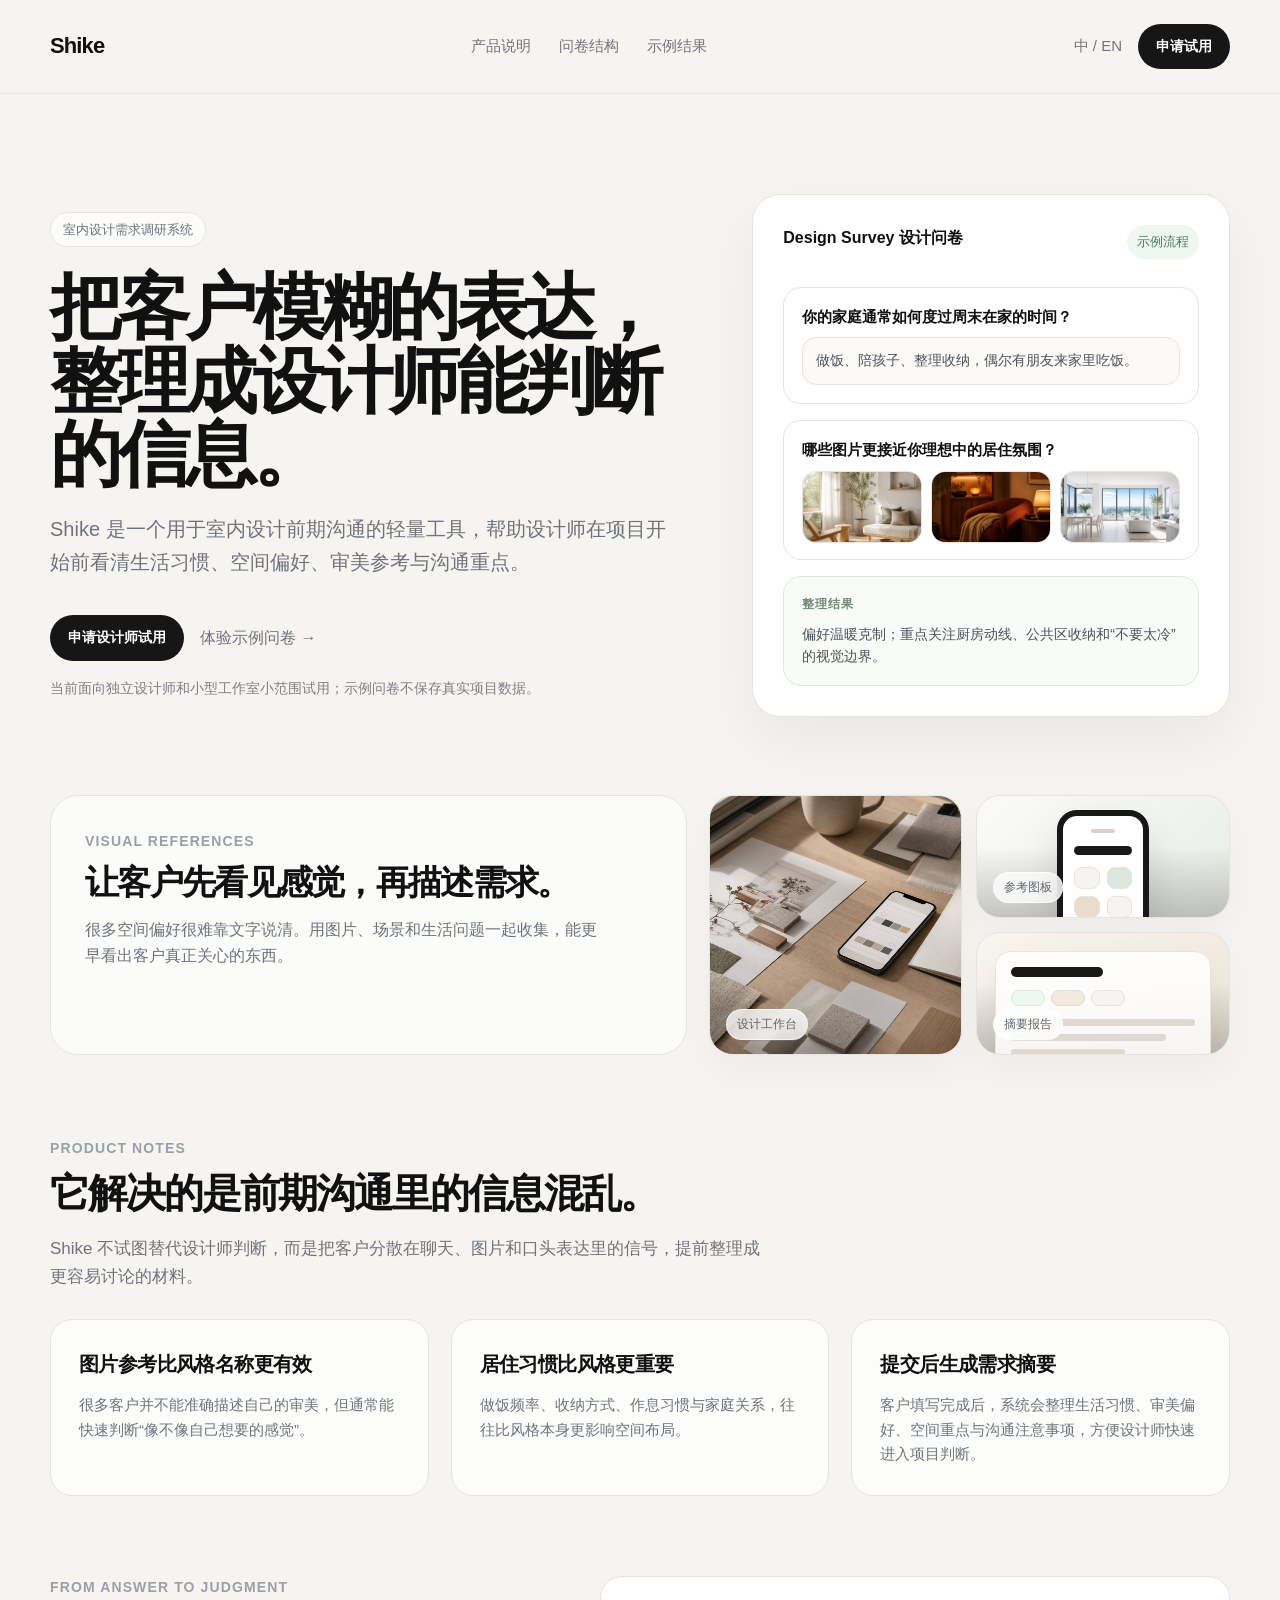
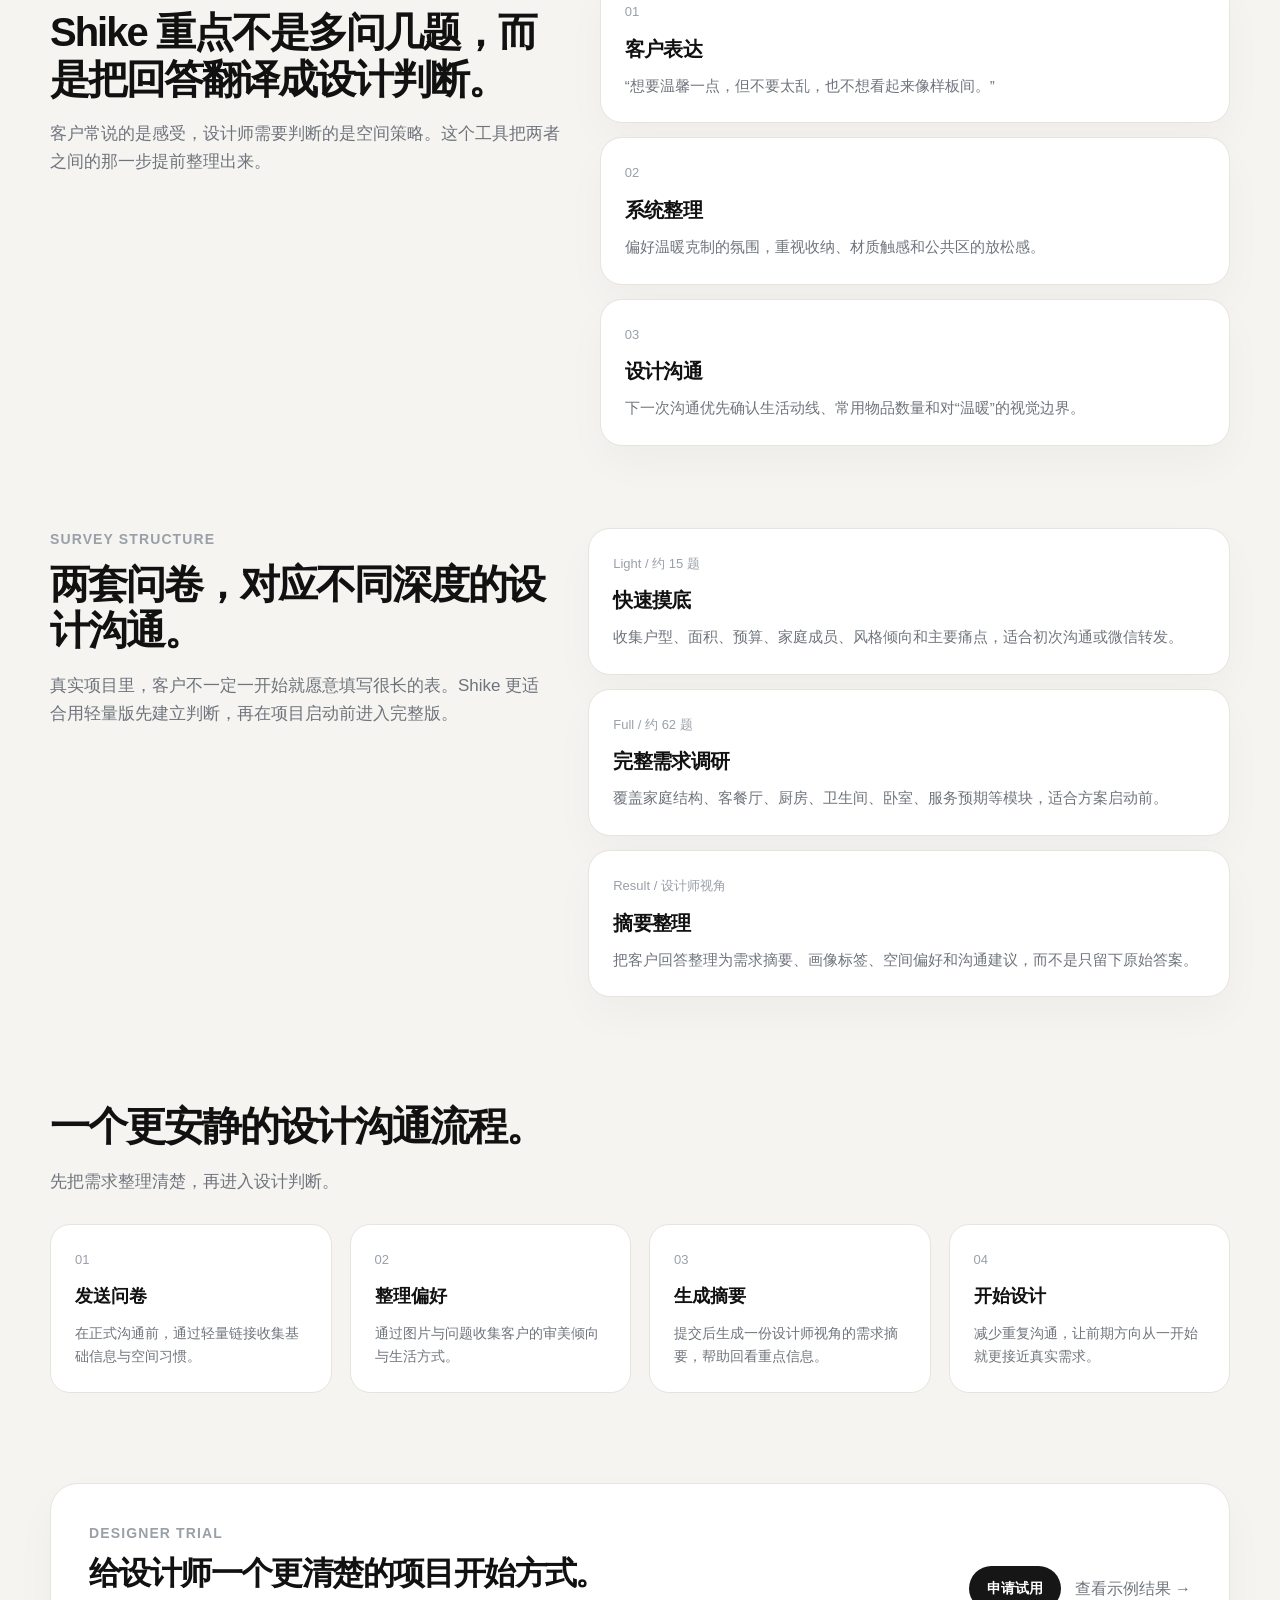
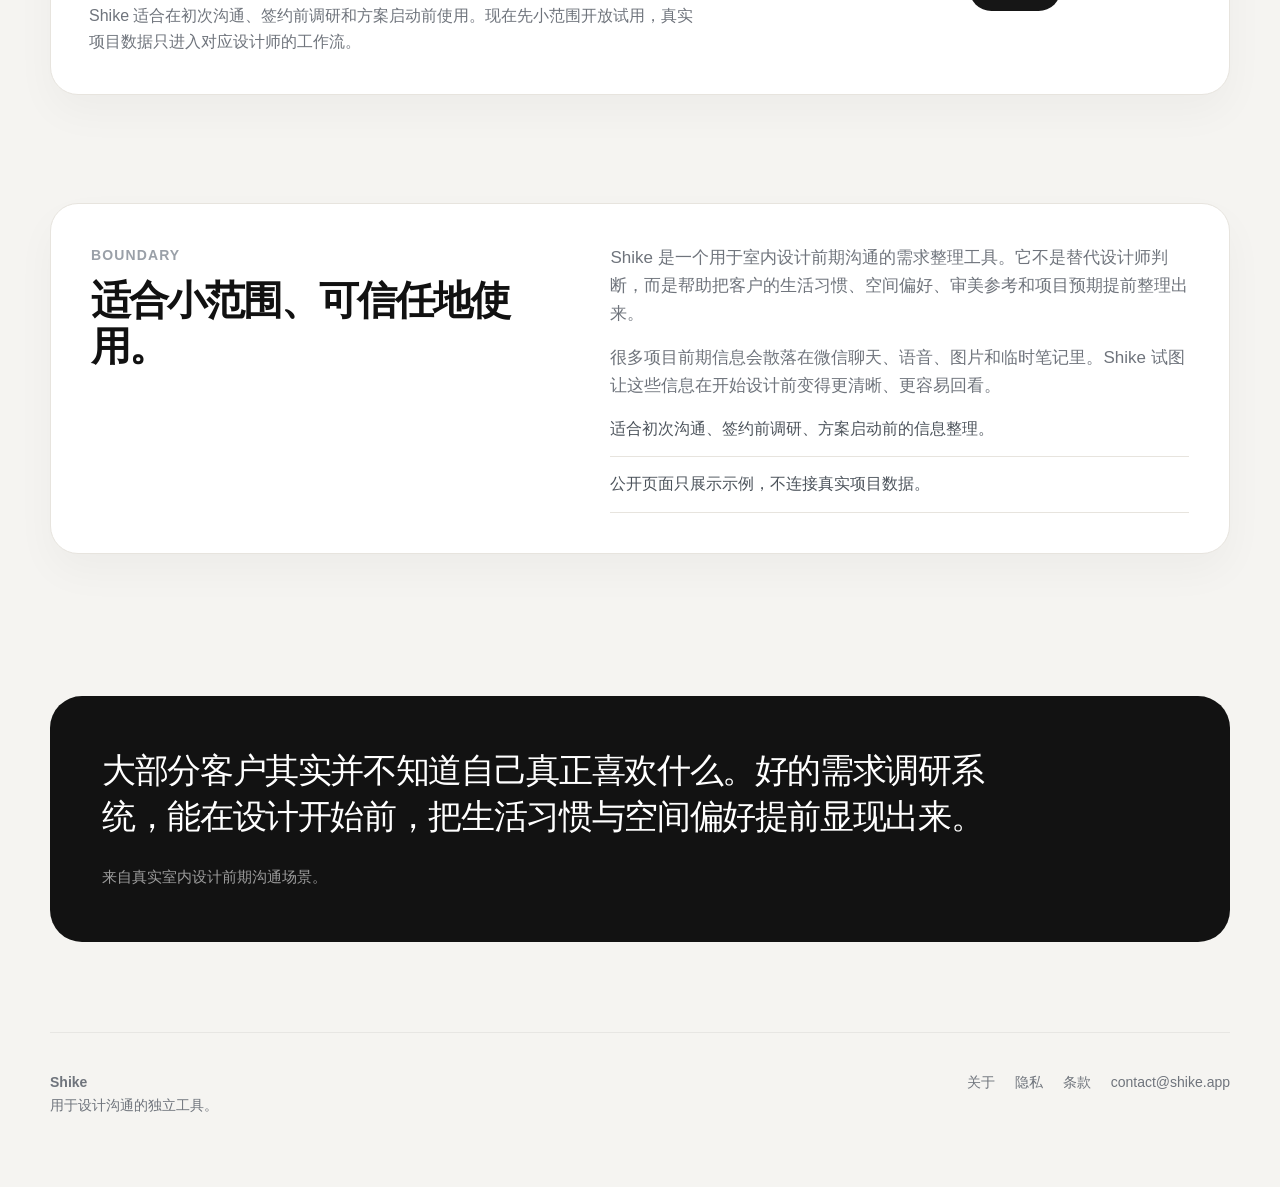
<file: index.html>
﻿<!doctype html>
<html lang="zh-CN">
<head>
  <meta charset="utf-8" />
  <meta name="viewport" content="width=device-width, initial-scale=1" />
  <meta name="description" content="Shike 识客是一个用于室内设计前期沟通的需求调研与摘要整理工具。" />
  <title>Shike 识客 — 室内设计需求调研工具</title>
  <link rel="stylesheet" href="styles.css" />

</head>
<body data-lang="zh">
  <header>
    <div class="container nav">
      <div class="logo" data-route="/">Shike</div>
      <div class="nav-links">
        <a href="#notes" data-anchor="notes" data-i18n="nav.product">产品说明</a>
        <a href="#questionnaire-system" data-anchor="questionnaire-system" data-i18n="nav.structure">问卷结构</a>
        <a href="/demo-result" data-route="/demo-result" data-i18n="nav.result">示例结果</a>
      </div>
      <div class="nav-right">
        <button class="ghost" type="button" id="langToggle">中 / EN</button>
        <a class="button" href="mailto:contact@shike.app?subject=Shike%20designer%20trial" data-i18n="nav.cta">申请试用</a>
      </div>
    </div>
  </header>

  <main>
    <section id="page-home" class="page active">
      <div class="container">
        <section class="hero">
          <div>
            <div class="eyebrow" data-i18n="home.eyebrow">室内设计需求调研系统</div>
            <h1 data-i18n="home.title">把客户模糊的表达，整理成设计师能判断的信息。</h1>
            <p data-i18n="home.lead">Shike 是一个用于室内设计前期沟通的轻量工具，帮助设计师在项目开始前看清生活习惯、空间偏好、审美参考与沟通重点。</p>
            <div class="hero-actions">
              <a class="button" href="mailto:contact@shike.app?subject=Shike%20designer%20trial" data-i18n="home.trial">申请设计师试用</a>
              <a class="secondary" href="/demo" data-route="/demo" data-i18n="home.demo">体验示例问卷 →</a>
            </div>
            <p class="hero-note" data-i18n="home.note">当前面向独立设计师和小型工作室小范围试用；示例问卷不保存真实项目数据。</p>
          </div>

          <div class="hero-card" aria-label="Design Survey preview">
            <div class="hero-card-top">
              <strong data-i18n="home.cardTitle">Design Survey 设计问卷</strong>
              <span class="status" data-i18n="home.status">示例流程</span>
            </div>
            <div class="survey-preview">
              <strong data-i18n="home.q1">你的家庭通常如何度过周末在家的时间？</strong>
              <div class="mini-answer" data-i18n="home.a1">做饭、陪孩子、整理收纳，偶尔有朋友来家里吃饭。</div>
            </div>
            <div class="survey-preview visual-preview">
              <strong data-i18n="home.q2">哪些图片更接近你理想中的居住氛围？</strong>
              <div class="preview-thumbs">
                <img src="assets/style-calm-natural.jpg" alt="安静自然的居住氛围参考" />
                <img src="assets/style-warm-enveloping.jpg" alt="温暖包裹的居住氛围参考" />
                <img src="assets/style-bright-open.jpg" alt="明亮开阔的居住氛围参考" />
              </div>
            </div>
            <div class="insight-preview">
              <div class="section-kicker" data-i18n="home.insightKicker">整理结果</div>
              <p data-i18n="home.insightText">偏好温暖克制；重点关注厨房动线、公共区收纳和“不要太冷”的视觉边界。</p>
            </div>
          </div>
        </section>

        <section class="visual-strip" aria-label="Visual references">
          <div class="visual-copy">
            <div>
              <div class="section-kicker" data-i18n="visual.kicker">Visual references</div>
              <h2 data-i18n="visual.title">让客户先看见感觉，再描述需求。</h2>
              <p data-i18n="visual.text">很多空间偏好很难靠文字说清。用图片、场景和生活问题一起收集，能更早看出客户真正关心的东西。</p>
            </div>
          </div>
          <div class="image-grid">
            <div class="image-card large image-card-worktable">
              <span class="image-label" data-i18n="visual.l1">调研场景</span>
            </div>
            <div class="image-card image-card-survey">
              <div class="mini-phone">
                <div class="mini-bar"></div>
                <div class="mini-question"></div>
                <div class="mini-options">
                  <span></span><span></span><span></span><span></span>
                </div>
              </div>
              <span class="image-label" data-i18n="visual.l2">问卷界面</span>
            </div>
            <div class="image-card image-card-result">
              <div class="mini-report">
                <div class="mini-title"></div>
                <div class="mini-tags"><span></span><span></span><span></span></div>
                <div class="mini-lines"><span></span><span></span><span></span></div>
              </div>
              <span class="image-label" data-i18n="visual.l3">摘要报告</span>
            </div>
          </div>
        </section>

        <section class="features" id="notes">
          <div class="section-kicker" data-i18n="notes.kicker">Product notes</div>
          <h2 class="section-title" data-i18n="notes.title">它解决的是前期沟通里的信息混乱。</h2>
          <p class="section-desc" data-i18n="notes.desc">Shike 不试图替代设计师判断，而是把客户分散在聊天、图片和口头表达里的信号，提前整理成更容易讨论的材料。</p>
          <div class="feature-grid">
            <div class="feature"><h3 data-i18n="notes.item1Title">图片参考比风格名称更有效</h3><p data-i18n="notes.item1Text">很多客户并不能准确描述自己的审美，但通常能快速判断“像不像自己想要的感觉”。</p></div>
            <div class="feature"><h3 data-i18n="notes.item2Title">居住习惯比风格更重要</h3><p data-i18n="notes.item2Text">做饭频率、收纳方式、作息习惯与家庭关系，往往比风格本身更影响空间布局。</p></div>
            <div class="feature"><h3 data-i18n="notes.item3Title">提交后生成需求摘要</h3><p data-i18n="notes.item3Text">客户填写完成后，系统会整理生活习惯、审美偏好、空间重点与沟通注意事项，方便设计师快速进入项目判断。</p></div>
          </div>
        </section>

        <section class="signal-section">
          <div>
            <div class="section-kicker" data-i18n="signal.kicker">From answer to judgment</div>
            <h2 class="section-title" data-i18n="signal.title">Shike 重点不是多问几题，而是把回答翻译成设计判断。</h2>
            <p class="section-desc" data-i18n="signal.desc">客户常说的是感受，设计师需要判断的是空间策略。这个工具把两者之间的那一步提前整理出来。</p>
          </div>
          <div class="signal-grid">
            <div class="signal-card">
              <div class="signal-num">01</div>
              <h3 data-i18n="signal.s1Title">客户表达</h3>
              <p data-i18n="signal.s1Text">“想要温馨一点，但不要太乱，也不想看起来像样板间。”</p>
            </div>
            <div class="signal-card">
              <div class="signal-num">02</div>
              <h3 data-i18n="signal.s2Title">系统整理</h3>
              <p data-i18n="signal.s2Text">偏好温暖克制的氛围，重视收纳、材质触感和公共区的放松感。</p>
            </div>
            <div class="signal-card">
              <div class="signal-num">03</div>
              <h3 data-i18n="signal.s3Title">设计沟通</h3>
              <p data-i18n="signal.s3Text">下一次沟通优先确认生活动线、常用物品数量和对“温暖”的视觉边界。</p>
            </div>
          </div>
        </section>

        <section class="questionnaire-section" id="questionnaire-system">
          <div>
            <div class="section-kicker" data-i18n="questionnaire.kicker">Survey structure</div>
            <h2 class="section-title" data-i18n="questionnaire.title">两套问卷，对应不同深度的设计沟通。</h2>
            <p class="section-desc" data-i18n="questionnaire.desc">真实项目里，客户不一定一开始就愿意填写很长的表。Shike 更适合用轻量版先建立判断，再在项目启动前进入完整版。</p>
          </div>
          <div class="questionnaire-grid">
            <div class="questionnaire-card">
              <span data-i18n="questionnaire.lightMeta">Light / 约 15 题</span>
              <h3 data-i18n="questionnaire.lightTitle">快速摸底</h3>
              <p data-i18n="questionnaire.lightText">收集户型、面积、预算、家庭成员、风格倾向和主要痛点，适合初次沟通或微信转发。</p>
            </div>
            <div class="questionnaire-card">
              <span data-i18n="questionnaire.fullMeta">Full / 约 62 题</span>
              <h3 data-i18n="questionnaire.fullTitle">完整需求调研</h3>
              <p data-i18n="questionnaire.fullText">覆盖家庭结构、客餐厅、厨房、卫生间、卧室、服务预期等模块，适合方案启动前。</p>
            </div>
            <div class="questionnaire-card">
              <span data-i18n="questionnaire.resultMeta">Result / 设计师视角</span>
              <h3 data-i18n="questionnaire.resultTitle">摘要整理</h3>
              <p data-i18n="questionnaire.resultText">把客户回答整理为需求摘要、画像标签、空间偏好和沟通建议，而不是只留下原始答案。</p>
            </div>
          </div>
        </section>

        <section class="workflow" id="workflow">
          <h2 class="section-title" data-i18n="workflow.title">一个更安静的设计沟通流程。</h2>
          <p class="section-desc" data-i18n="workflow.desc">先把需求整理清楚，再进入设计判断。</p>
          <div class="workflow-grid">
            <div class="step"><div class="step-num">01</div><h4 data-i18n="workflow.s1Title">发送问卷</h4><p data-i18n="workflow.s1Text">在正式沟通前，通过轻量链接收集基础信息与空间习惯。</p></div>
            <div class="step"><div class="step-num">02</div><h4 data-i18n="workflow.s2Title">整理偏好</h4><p data-i18n="workflow.s2Text">通过图片与问题收集客户的审美倾向与生活方式。</p></div>
            <div class="step"><div class="step-num">03</div><h4 data-i18n="workflow.s3Title">生成摘要</h4><p data-i18n="workflow.s3Text">提交后生成一份设计师视角的需求摘要，帮助回看重点信息。</p></div>
            <div class="step"><div class="step-num">04</div><h4 data-i18n="workflow.s4Title">开始设计</h4><p data-i18n="workflow.s4Text">减少重复沟通，让前期方向从一开始就更接近真实需求。</p></div>
          </div>
        </section>

        <section class="cta-panel">
          <div>
            <div class="section-kicker" data-i18n="cta.kicker">Designer trial</div>
            <h2 data-i18n="cta.title">给设计师一个更清楚的项目开始方式。</h2>
            <p data-i18n="cta.text">Shike 适合在初次沟通、签约前调研和方案启动前使用。现在先小范围开放试用，真实项目数据只进入对应设计师的工作流。</p>
          </div>
          <div class="cta-actions">
            <a class="button" href="mailto:contact@shike.app?subject=Shike%20designer%20trial" data-i18n="cta.trial">申请试用</a>
            <a class="secondary" href="/demo-result" data-route="/demo-result" data-i18n="cta.result">查看示例结果 →</a>
          </div>
        </section>

        <section class="about-panel" id="about-section">
          <div class="about-box">
            <div>
              <div class="section-kicker" data-i18n="aboutHome.kicker">Boundary</div>
              <h2 class="section-title" data-i18n="aboutHome.title">适合小范围、可信任地使用。</h2>
            </div>
            <div>
              <p data-i18n="aboutHome.p1">Shike 是一个用于室内设计前期沟通的需求整理工具。它不是替代设计师判断，而是帮助把客户的生活习惯、空间偏好、审美参考和项目预期提前整理出来。</p>
              <p data-i18n="aboutHome.p2">很多项目前期信息会散落在微信聊天、语音、图片和临时笔记里。Shike 试图让这些信息在开始设计前变得更清晰、更容易回看。</p>
              <div class="about-list">
                <div class="about-item" data-i18n="aboutHome.a1">适合初次沟通、签约前调研、方案启动前的信息整理。</div>
                <div class="about-item" data-i18n="aboutHome.a2">公开页面只展示示例，不连接真实项目数据。</div>
              </div>
            </div>
          </div>
        </section>

        <section class="quote">
          <div class="quote-box">
            <p data-i18n="quote.text">大部分客户其实并不知道自己真正喜欢什么。好的需求调研系统，能在设计开始前，把生活习惯与空间偏好提前显现出来。</p>
            <div class="quote-meta" data-i18n="quote.meta">来自真实室内设计前期沟通场景。</div>
          </div>
        </section>
      </div>
    </section>

    <section id="page-demo" class="page">
      <div class="container subpage">
        <div class="section-kicker" data-i18n="demo.kicker">Demo</div>
        <h1 data-i18n="demo.title">示例问卷</h1>
        <p class="subpage-narrow" data-i18n="demo.lead">这是一个只用于展示体验的示例页面，不连接真实项目，也不会写入真实后台。</p>
        <div class="demo-layout">
          <aside class="demo-aside">
            <h2 data-i18n="demo.asideTitle">住宅设计需求问卷示例</h2>
            <p data-i18n="demo.asideText">你可以简单体验填写流程。提交后只会显示示例完成提示和需求摘要示例。</p>
            <div class="demo-note-list">
              <span data-i18n="demo.note1">约 5 分钟</span>
              <span data-i18n="demo.note2">包含图片偏好</span>
              <span data-i18n="demo.note3">提交后生成摘要</span>
            </div>
          </aside>
          <form class="demo-form" id="demoForm">
            <div class="module-label" data-i18n="demo.module1">项目基础</div>
            <div class="field">
              <label class="label" data-i18n="demo.f1">项目阶段</label>
              <select><option data-i18n="demo.f1o1">初步了解</option><option data-i18n="demo.f1o2">准备启动设计</option><option data-i18n="demo.f1o3">已有平面方案</option></select>
            </div>
            <div class="module-label" data-i18n="demo.module2">居住习惯</div>
            <div class="field">
              <label class="label" data-i18n="demo.f2">家庭成员和居住状态</label>
              <textarea data-i18n-placeholder="demo.f2p" placeholder="例如：两位成年人、一位小朋友，偶尔有老人短住。"></textarea>
            </div>
            <div class="field">
              <label class="label" data-i18n="demo.f3">平时最常在家发生的活动？</label>
              <textarea data-i18n-placeholder="demo.f3p" placeholder="例如：做饭、看书、陪孩子、朋友聚餐、在家办公……"></textarea>
            </div>
            <div class="field">
              <label class="label" data-i18n="demo.f4">你希望家带来的感受是什么？</label>
              <div class="choice-grid">
                <label class="choice"><input type="checkbox" /> <span data-i18n="demo.f4o1">安静放松</span></label>
                <label class="choice"><input type="checkbox" /> <span data-i18n="demo.f4o2">明亮开阔</span></label>
                <label class="choice"><input type="checkbox" /> <span data-i18n="demo.f4o3">温暖有包裹感</span></label>
                <label class="choice"><input type="checkbox" /> <span data-i18n="demo.f4o4">整洁高效</span></label>
              </div>
            </div>
            <div class="field">
              <label class="label" data-i18n="demo.f5">哪些空间最需要优先改善？</label>
              <div class="choice-grid">
                <label class="choice"><input type="checkbox" /> <span data-i18n="demo.f5o1">客厅与公共区</span></label>
                <label class="choice"><input type="checkbox" /> <span data-i18n="demo.f5o2">厨房与餐厅</span></label>
                <label class="choice"><input type="checkbox" /> <span data-i18n="demo.f5o3">主卧与衣物收纳</span></label>
                <label class="choice"><input type="checkbox" /> <span data-i18n="demo.f5o4">儿童房 / 书房</span></label>
              </div>
            </div>
            <div class="module-label" data-i18n="demo.module3">审美偏好</div>
            <div class="field">
              <label class="label" data-i18n="demo.f6">哪些图片更接近你理想中的居住氛围？</label>
              <div class="style-grid">
                <label class="style-choice style-calm"><input type="checkbox" /> <span data-i18n="demo.f6o1">安静自然</span></label>
                <label class="style-choice style-warm"><input type="checkbox" /> <span data-i18n="demo.f6o2">温暖包裹</span></label>
                <label class="style-choice style-bright"><input type="checkbox" /> <span data-i18n="demo.f6o3">明亮开阔</span></label>
                <label class="style-choice style-clean"><input type="checkbox" /> <span data-i18n="demo.f6o4">克制整洁</span></label>
              </div>
            </div>
            <div class="field">
              <label class="label" data-i18n="demo.f7">你明确不喜欢什么？</label>
              <input type="text" data-i18n-placeholder="demo.f7p" placeholder="例如：太冷、太复杂、过度装饰、开放柜太多……" />
            </div>
            <div class="module-label" data-i18n="demo.module4">重点问题</div>
            <div class="field">
              <label class="label" data-i18n="demo.f8">厨房和收纳的使用习惯</label>
              <textarea data-i18n-placeholder="demo.f8p" placeholder="例如：工作日常做饭；小电器较多；希望台面尽量清爽。"></textarea>
            </div>
            <div class="field">
              <label class="label" data-i18n="demo.f9">目前最想解决的问题？</label>
              <input type="text" data-i18n-placeholder="demo.f9p" placeholder="例如：收纳不够、采光不好、动线不顺、房间利用率低……" />
            </div>
            <div class="demo-submit">
              <button class="button" type="submit" data-i18n="demo.submit">提交示例</button>
              <span class="success" id="demoSuccess" data-i18n="demo.success">示例提交成功。真实数据没有被保存。</span>
            </div>
            <div class="content-card" id="summaryCard" style="display:none;margin-top:26px">
              <h2 data-i18n="demo.summaryTitle">示例需求摘要</h2>
              <p data-i18n="demo.summaryText">客户偏向安静、温暖、有包裹感的居住氛围；对收纳和厨房动线比较敏感；审美判断更依赖图片而非风格名称。前期沟通时建议先确认家庭成员的日常活动频率，再进入风格选择。</p>
              <a class="secondary" href="/demo-result" data-route="/demo-result" data-i18n="demo.viewResult">查看完整结果 →</a>
            </div>
          </form>
        </div>
      </div>
    </section>

    <section id="page-demo-result" class="page">
      <div class="container subpage">
        <div class="section-kicker" data-i18n="result.kicker">Demo result</div>
        <h1 data-i18n="result.title">需求摘要</h1>
        <p class="subpage-narrow" data-i18n="result.lead">以下为示例问卷生成的整理结果，用于展示产品形态，不连接真实项目数据。</p>

        <div class="result-layout">
          <aside class="demo-aside">
            <h2 data-i18n="result.asideTitle">住宅项目 A</h2>
            <p data-i18n="result.asideText">客户偏好已经被整理为设计师可快速浏览的摘要、标签和沟通提示。</p>
            <div class="result-meta">
              <span data-i18n="result.metaStage">阶段：准备启动设计</span>
              <span data-i18n="result.metaType">类型：三居住宅</span>
              <span data-i18n="result.metaSource">来源：示例问卷</span>
            </div>
          </aside>

          <div class="result-stack">
            <section class="result-card result-summary">
              <div class="result-card-head">
                <div>
                  <div class="section-kicker" data-i18n="result.summaryKicker">Summary</div>
                  <h2 data-i18n="result.summaryTitle">需求摘要</h2>
                </div>
                <span class="status" data-i18n="result.status">已整理</span>
              </div>
              <p data-i18n="result.summaryText">客户希望家呈现安静、温暖、易放松的状态。当前最关注收纳、厨房动线和公共区域的采光感，希望空间整洁但不要显得冷淡。审美判断更依赖图片氛围，而不是固定风格名称。</p>
            </section>

            <section class="result-card">
              <div class="section-kicker" data-i18n="result.profileKicker">Profile</div>
              <h2 data-i18n="result.profileTitle">客户画像标签</h2>
              <div class="tag-list">
                <span class="tag" data-i18n="result.tag1">偏好安静感</span>
                <span class="tag" data-i18n="result.tag2">重视收纳效率</span>
                <span class="tag" data-i18n="result.tag3">高频下厨</span>
                <span class="tag" data-i18n="result.tag4">关注自然采光</span>
                <span class="tag" data-i18n="result.tag5">视觉判断型</span>
              </div>
            </section>

            <section class="result-card">
              <div class="section-kicker" data-i18n="result.preferenceKicker">Space preference</div>
              <h2 data-i18n="result.preferenceTitle">空间偏好</h2>
              <div class="preference-grid">
                <div class="preference-item">
                  <span data-i18n="result.pref1Label">客厅</span>
                  <strong data-i18n="result.pref1Text">低干扰、适合阅读和短时会客</strong>
                </div>
                <div class="preference-item">
                  <span data-i18n="result.pref2Label">厨房</span>
                  <strong data-i18n="result.pref2Text">重视操作台面、收纳和清洁便利</strong>
                </div>
                <div class="preference-item">
                  <span data-i18n="result.pref3Label">卧室</span>
                  <strong data-i18n="result.pref3Text">柔和材质、遮光、减少外露杂物</strong>
                </div>
                <div class="preference-item">
                  <span data-i18n="result.pref4Label">整体氛围</span>
                  <strong data-i18n="result.pref4Text">温暖克制，避免过度装饰</strong>
                </div>
              </div>
            </section>

            <section class="result-card">
              <div class="section-kicker" data-i18n="result.adviceKicker">Communication</div>
              <h2 data-i18n="result.adviceTitle">沟通建议</h2>
              <ul class="advice-list">
                <li data-i18n="result.advice1">先用图片确认“温暖但不厚重”的边界，避免直接进入风格标签争论。</li>
                <li data-i18n="result.advice2">重点追问厨房使用频率、采购方式和常用小电器数量。</li>
                <li data-i18n="result.advice3">在平面方案阶段优先解释收纳逻辑和动线取舍。</li>
              </ul>
            </section>
          </div>
        </div>
      </div>
    </section>

    <section id="page-about" class="page">
      <div class="container subpage subpage-narrow">
        <div class="section-kicker" data-i18n="aboutPage.kicker">About</div>
        <h1 data-i18n="aboutPage.title">关于 Shike</h1>
        <p data-i18n="aboutPage.lead">Shike 是一组围绕设计沟通、需求整理和项目记录的小工具。</p>
        <div class="content-card">
          <h2 data-i18n="aboutPage.h1">使用方式</h2>
          <p data-i18n="aboutPage.p1">设计师在项目开始前发送问卷链接，客户在手机上填写生活习惯、空间偏好、审美参考与项目预期。设计师再根据这些记录进行前期判断。</p>
          <h3 data-i18n="aboutPage.h2">它适合谁</h3>
          <p data-i18n="aboutPage.p2">适合独立设计师、小型设计工作室，以及希望把前期沟通流程标准化的团队。</p>
          <h3 data-i18n="aboutPage.h3">它不是什么</h3>
          <p data-i18n="aboutPage.p3">它不是替代设计师判断的系统，也不是公开客户信息的平台。它只是帮助把早期沟通信息整理得更清楚，并在需要时辅助生成设计师视角的需求摘要。</p>
        </div>
      </div>
    </section>

    <section id="page-privacy" class="page">
      <div class="container subpage subpage-narrow">
        <div class="section-kicker" data-i18n="privacy.kicker">Privacy</div>
        <h1 data-i18n="privacy.title">隐私说明</h1>
        <div class="content-card">
          <p data-i18n="privacy.p1">通过 Shike 收集的信息，仅用于需求整理、项目沟通和设计前期判断。</p>
          <ul>
            <li data-i18n="privacy.l1">不公开展示客户提交内容。</li>
            <li data-i18n="privacy.l2">不出售客户数据。</li>
            <li data-i18n="privacy.l3">不建议提交身份证、银行卡、密码等敏感信息。</li>
            <li data-i18n="privacy.l4">如需删除或更正信息，可以通过 contact@shike.app 联系。</li>
          </ul>
        </div>
      </div>
    </section>

    <section id="page-terms" class="page">
      <div class="container subpage subpage-narrow">
        <div class="section-kicker" data-i18n="terms.kicker">Terms</div>
        <h1 data-i18n="terms.title">使用条款</h1>
        <div class="content-card">
          <p data-i18n="terms.p1">Shike 按现状提供，用于辅助设计前期沟通与需求整理。</p>
          <ul>
            <li data-i18n="terms.l1">使用者应自行确认提交内容的准确性。</li>
            <li data-i18n="terms.l2">请勿提交身份证、银行卡、密码等敏感信息。</li>
            <li data-i18n="terms.l3">示例页面仅用于展示，不代表真实项目数据。</li>
            <li data-i18n="terms.l4">如有问题，请联系 contact@shike.app。</li>
          </ul>
        </div>
      </div>
    </section>
  </main>

  <footer class="container" id="contact">
    <div>
      <strong>Shike</strong><br/>
      <span data-i18n="footer.tagline">用于设计沟通的独立工具。</span>
    </div>
    <div class="footer-links">
      <a href="/about" data-route="/about" data-i18n="footer.about">关于</a>
      <a href="/privacy" data-route="/privacy" data-i18n="footer.privacy">隐私</a>
      <a href="/terms" data-route="/terms" data-i18n="footer.terms">条款</a>
      <a href="mailto:contact@shike.app">contact@shike.app</a>
    </div>
  </footer>
  <script src="app.js"></script>
</body>
</html>
</file>
<file: styles.css>
﻿:root{
      --bg:#f5f4f1;
      --card:#ffffff;
      --text:#111111;
      --muted:#6f747c;
      --light:#9aa0a8;
      --border:#e7e4de;
      --accent:#161616;
      --soft:#efede8;
      --green:#4d7c58;
      --green-bg:#eef7f0;
    }
    *{box-sizing:border-box}
    html{scroll-behavior:smooth}
    body{
      margin:0;
      background:var(--bg);
      color:var(--text);
      font-family:-apple-system,BlinkMacSystemFont,"Inter","Segoe UI","PingFang SC","Microsoft YaHei",sans-serif;
      -webkit-font-smoothing:antialiased;
      line-height:1.65;
    }
    a{text-decoration:none;color:inherit}
    button,input,textarea,select{font:inherit}
    .container{width:min(1180px,calc(100% - 48px));margin:0 auto}
    header{
      padding:24px 0;
      border-bottom:1px solid rgba(0,0,0,.05);
      position:sticky;
      top:0;
      backdrop-filter:blur(14px);
      background:rgba(245,244,241,.8);
      z-index:10;
    }
    .nav{display:flex;align-items:center;justify-content:space-between;gap:24px}
    .logo{font-size:22px;font-weight:750;letter-spacing:-.04em;cursor:pointer}
    .nav-links{display:flex;gap:28px;color:var(--muted);font-size:15px}
    .nav-right{display:flex;align-items:center;gap:16px}
    .nav a:hover,.logo:hover{opacity:.72}
    .ghost{color:var(--muted);font-size:15px;border:0;background:transparent;cursor:pointer;padding:0}
    .button{background:var(--accent);color:white;padding:11px 18px;border-radius:999px;font-size:14px;font-weight:650;border:0;cursor:pointer;display:inline-flex;align-items:center;justify-content:center;gap:8px}
    .button:hover{transform:translateY(-1px)}
    .secondary{color:var(--muted);font-weight:560;display:inline-flex;align-items:center;gap:4px}
    .page{display:none}
    .page.active{display:block}

    .hero{padding:100px 0 78px;display:grid;grid-template-columns:1.15fr .85fr;gap:56px;align-items:center}
    .eyebrow{display:inline-flex;align-items:center;gap:8px;font-size:13px;color:#6d7278;border:1px solid var(--border);border-radius:999px;padding:6px 12px;background:rgba(255,255,255,.72);margin-bottom:24px}
    h1{margin:0 0 22px;font-size:72px;line-height:1.02;letter-spacing:-.06em;max-width:760px}
    .hero p{margin:0;font-size:20px;color:var(--muted);max-width:620px}
    .hero-actions{margin-top:36px;display:flex;gap:16px;align-items:center;flex-wrap:wrap}
    .hero-note{margin-top:16px!important;font-size:14px!important;color:#7b8188!important;max-width:560px!important}
    .hero-card{background:var(--card);border:1px solid var(--border);border-radius:28px;padding:30px;box-shadow:0 24px 60px rgba(0,0,0,.05)}
    .hero-card-top{display:flex;justify-content:space-between;margin-bottom:28px;gap:16px}
    .status{font-size:13px;color:var(--green);background:var(--green-bg);padding:6px 10px;border-radius:999px;white-space:nowrap}
    .survey-preview{border:1px solid var(--border);border-radius:18px;padding:18px;margin-bottom:16px;background:#fff}
    .survey-preview strong{display:block;margin-bottom:10px;font-size:15px;line-height:1.45}
    .mini-answer{background:#fbfaf7;border:1px solid var(--border);border-radius:14px;padding:12px 13px;color:#4c535b;font-size:14px;line-height:1.55}
    .visual-preview{padding-bottom:16px}
    .preview-thumbs{display:grid;grid-template-columns:repeat(3,1fr);gap:9px}
    .preview-thumbs img{width:100%;height:72px;display:block;object-fit:cover;border:1px solid var(--border);border-radius:14px;background:#fbfaf7}
    .insight-preview{border:1px solid #dfe8dd;background:#f8fbf7;border-radius:18px;padding:18px;margin-top:2px}
    .insight-preview .section-kicker{font-size:12px;margin-bottom:8px;color:#6f8a74}
    .insight-preview p{margin:0;color:#4c535b;font-size:14px;line-height:1.6}
    .features{padding:10px 0 64px}
    .section-kicker{font-size:14px;color:var(--light);text-transform:uppercase;letter-spacing:.08em;margin-bottom:10px;font-weight:700}
    .section-title{margin:0 0 18px;font-size:40px;line-height:1.16;letter-spacing:-.05em}
    .section-desc{margin:0 0 28px;color:var(--muted);font-size:17px;max-width:720px}
    .feature-grid{display:grid;grid-template-columns:repeat(3,1fr);gap:22px}
    .feature{background:rgba(255,255,255,.72);border:1px solid var(--border);border-radius:22px;padding:28px}
    .feature h3{margin:0 0 12px;font-size:20px;letter-spacing:-.03em}
    .feature p{margin:0;color:var(--muted);font-size:15px}

    .signal-section{padding:16px 0 74px;display:grid;grid-template-columns:.9fr 1.1fr;gap:34px;align-items:start}
    .signal-grid{display:grid;gap:14px}
    .signal-card{background:white;border:1px solid var(--border);border-radius:22px;padding:24px;box-shadow:0 18px 42px rgba(0,0,0,.03)}
    .signal-num{font-size:13px;color:var(--light);margin-bottom:10px}
    .signal-card h3{margin:0 0 8px;font-size:20px;letter-spacing:-.03em}
    .signal-card p{margin:0;color:var(--muted);font-size:15px}

    .questionnaire-section{padding:8px 0 76px;display:grid;grid-template-columns:.88fr 1.12fr;gap:34px;align-items:start}
    .questionnaire-grid{display:grid;gap:14px}
    .questionnaire-card{background:white;border:1px solid var(--border);border-radius:22px;padding:24px;box-shadow:0 18px 42px rgba(0,0,0,.03)}
    .questionnaire-card span{display:block;color:var(--light);font-size:13px;margin-bottom:10px}
    .questionnaire-card h3{margin:0 0 8px;font-size:20px;letter-spacing:-.03em}
    .questionnaire-card p{margin:0;color:var(--muted);font-size:15px}

    .about-panel{padding:36px 0 80px}
    .about-box{background:white;border:1px solid var(--border);border-radius:28px;padding:40px;display:grid;grid-template-columns:.9fr 1.1fr;gap:46px;box-shadow:0 18px 42px rgba(0,0,0,.035)}
    .about-box p{margin:0 0 16px;color:var(--muted);font-size:17px}
    .about-list{display:grid;gap:14px}
    .about-item{border-bottom:1px solid var(--border);padding-bottom:14px;color:#4c535b}

    .workflow{padding:30px 0 90px}
    .workflow-grid{display:grid;grid-template-columns:repeat(4,1fr);gap:18px;margin-top:28px}
    .step{background:white;border:1px solid var(--border);border-radius:20px;padding:24px}
    .step-num{color:var(--light);font-size:13px;margin-bottom:12px}
    .step h4{margin:0 0 10px;font-size:18px}
    .step p{margin:0;color:var(--muted);font-size:14px}

    .cta-panel{margin:0 0 72px;background:white;border:1px solid var(--border);border-radius:28px;padding:38px;display:flex;justify-content:space-between;gap:30px;align-items:center;box-shadow:0 18px 42px rgba(0,0,0,.035)}
    .cta-panel h2{margin:0 0 10px;font-size:32px;line-height:1.18;letter-spacing:-.05em}
    .cta-panel p{margin:0;color:var(--muted);font-size:16px;max-width:620px}
    .cta-actions{display:flex;gap:14px;align-items:center;flex-wrap:wrap;justify-content:flex-end}

    .quote{padding:62px 0 90px}
    .quote-box{background:#121212;color:white;border-radius:32px;padding:52px}
    .quote-box p{margin:0;font-size:34px;line-height:1.35;letter-spacing:-.04em;max-width:920px}
    .quote-meta{margin-top:26px;color:rgba(255,255,255,.58);font-size:15px}

    footer{padding:38px 0 70px;border-top:1px solid rgba(0,0,0,.06);display:flex;justify-content:space-between;flex-wrap:wrap;gap:24px;color:var(--muted);font-size:14px}
    .footer-links{display:flex;gap:20px;flex-wrap:wrap}

    .subpage{padding:76px 0 96px;min-height:calc(100vh - 180px)}
    .subpage-narrow{max-width:820px}
    .subpage h1{font-size:54px;margin-bottom:18px}
    .subpage p{color:var(--muted);font-size:17px;margin:0 0 16px}
    .content-card{background:white;border:1px solid var(--border);border-radius:28px;padding:34px;margin-top:32px;box-shadow:0 18px 42px rgba(0,0,0,.035)}
    .content-card h2{font-size:26px;letter-spacing:-.04em;margin:0 0 14px}
    .content-card h3{font-size:18px;margin:28px 0 8px}
    .content-card ul{margin:14px 0 0;padding-left:1.2em;color:var(--muted)}
    .content-card li{margin:8px 0}

    .demo-layout{display:grid;grid-template-columns:.78fr 1.22fr;gap:28px;align-items:start;margin-top:34px}
    .demo-aside{background:white;border:1px solid var(--border);border-radius:26px;padding:26px;position:sticky;top:98px}
    .demo-aside h2{font-size:24px;margin:0 0 8px;letter-spacing:-.04em}
    .demo-aside p{font-size:15px;color:var(--muted);margin:0}
    .demo-note-list{display:grid;gap:10px;margin-top:24px}
    .demo-note-list span{border-top:1px solid var(--border);padding-top:10px;color:#4c535b;font-size:14px}
    .demo-form{background:white;border:1px solid var(--border);border-radius:28px;padding:34px;box-shadow:0 18px 42px rgba(0,0,0,.035)}
    .module-label{margin:28px 0 4px;color:var(--light);font-size:13px;font-weight:750;text-transform:uppercase;letter-spacing:.08em}
    .module-label:first-child{margin-top:0}
    .field{padding:22px 0;border-bottom:1px solid var(--border)}
    .field:first-child{padding-top:0}
    .field:last-child{border-bottom:0}
    .label{display:block;font-weight:700;margin-bottom:12px}
    input[type="text"],textarea,select{width:100%;border:1px solid var(--border);border-radius:16px;padding:13px 14px;background:#fff;color:var(--text);outline:none}
    textarea{min-height:110px;resize:vertical}
    .choice-grid{display:grid;grid-template-columns:repeat(2,1fr);gap:12px}
    .choice{border:1px solid var(--border);border-radius:16px;padding:14px;background:#fbfaf7;cursor:pointer;display:flex;gap:10px;align-items:center;color:#4c535b}
    .choice input{accent-color:#111}
    .style-grid{display:grid;grid-template-columns:repeat(4,1fr);gap:12px}
    .style-choice{min-height:128px;border:1px solid var(--border);border-radius:18px;overflow:hidden;background:#fbfaf7;cursor:pointer;position:relative;display:flex;align-items:flex-end;padding:12px;color:#333a41}
    .style-choice::before{content:"";position:absolute;inset:0;background:center/cover no-repeat;background-image:url("assets/style-calm-natural.jpg")}
    .style-choice::after{content:"";position:absolute;inset:0;background:linear-gradient(180deg,rgba(255,255,255,0) 38%,rgba(255,255,255,.88))}
    .style-choice input{position:absolute;top:12px;left:12px;z-index:1;accent-color:#111}
    .style-choice span{position:relative;z-index:1;font-size:14px;font-weight:650}
    .style-warm::before{background-image:url("assets/style-warm-enveloping.jpg")}
    .style-bright::before{background-image:url("assets/style-bright-open.jpg")}
    .style-clean::before{background-image:url("assets/style-restrained-tidy.jpg")}
    .demo-submit{margin-top:26px;display:flex;gap:14px;align-items:center;flex-wrap:wrap}
    .success{display:none;color:var(--green);background:var(--green-bg);border-radius:999px;padding:8px 12px;font-size:14px}
    .success.show{display:inline-flex}

    .result-layout{display:grid;grid-template-columns:.78fr 1.22fr;gap:28px;align-items:start;margin-top:34px}
    .result-meta{display:grid;gap:10px;margin-top:24px;color:#4c535b;font-size:14px}
    .result-meta span{border-top:1px solid var(--border);padding-top:10px}
    .result-stack{display:grid;gap:18px}
    .result-card{background:white;border:1px solid var(--border);border-radius:28px;padding:30px;box-shadow:0 18px 42px rgba(0,0,0,.035)}
    .result-card h2{font-size:26px;letter-spacing:-.04em;margin:0 0 14px}
    .result-card p{margin:0;color:var(--muted);font-size:16px}
    .result-card-head{display:flex;justify-content:space-between;gap:18px;align-items:flex-start;margin-bottom:4px}
    .result-summary p{font-size:18px;color:#4c535b}
    .tag-list{display:flex;gap:10px;flex-wrap:wrap}
    .tag{border:1px solid var(--border);border-radius:999px;background:#fbfaf7;padding:8px 12px;color:#4c535b;font-size:14px}
    .preference-grid{display:grid;grid-template-columns:repeat(2,1fr);gap:12px}
    .preference-item{border:1px solid var(--border);border-radius:18px;background:#fbfaf7;padding:16px}
    .preference-item span{display:block;color:var(--light);font-size:13px;margin-bottom:8px}
    .preference-item strong{display:block;color:#333a41;font-size:15px;line-height:1.5}
    .advice-list{margin:0;padding-left:1.2em;color:var(--muted)}
    .advice-list li{margin:10px 0}

    .test-panel{display:none}
    #notes,#workflow,#contact,#questionnaire-system,#about-section{scroll-margin-top:110px}
    .visual-strip{padding:0 0 72px;display:grid;grid-template-columns:1.1fr .9fr;gap:22px;align-items:stretch}
    .visual-copy{border:1px solid var(--border);border-radius:28px;background:rgba(255,255,255,.64);padding:34px;display:flex;flex-direction:column;justify-content:space-between;min-height:260px}
    .visual-copy h2{margin:0 0 14px;font-size:34px;line-height:1.16;letter-spacing:-.05em}
    .visual-copy p{margin:0;color:var(--muted);font-size:16px;max-width:520px}
    .image-grid{display:grid;grid-template-columns:1fr 1fr;gap:14px}
    .image-card{min-height:122px;border:1px solid var(--border);border-radius:24px;overflow:hidden;background:#fff center/cover no-repeat;position:relative;box-shadow:0 18px 42px rgba(0,0,0,.035)}
    .image-card.large{grid-row:span 2;min-height:260px}
    .image-card::before{content:"";position:absolute;inset:0;background:linear-gradient(180deg,rgba(255,255,255,0) 42%,rgba(20,18,16,.22));pointer-events:none}
    .image-card-worktable{background-image:url("assets/shike-worktable.jpg")}
    .image-card-survey{background:linear-gradient(135deg,#fbfaf7,#e8eee7)}
    .image-card-result{background:linear-gradient(135deg,#f8f5ef,#efe7db)}
    .image-label{position:absolute;left:16px;bottom:14px;background:rgba(255,255,255,.78);backdrop-filter:blur(10px);border:1px solid rgba(255,255,255,.65);border-radius:999px;padding:5px 10px;font-size:12px;color:#5f656c}
    .mini-phone{position:absolute;left:50%;top:14px;transform:translateX(-50%);width:92px;height:128px;border:6px solid #171717;border-radius:20px;background:#fff;padding:13px 11px;box-shadow:0 22px 40px rgba(0,0,0,.12)}
    .mini-bar{width:24px;height:4px;border-radius:999px;background:#d8d3ca;margin:0 auto 13px}
    .mini-question{height:9px;border-radius:999px;background:#191919;margin-bottom:12px}
    .mini-options{display:grid;grid-template-columns:1fr 1fr;gap:7px}
    .mini-options span{height:22px;border-radius:8px;border:1px solid var(--border);background:#f5f4f1}
    .mini-options span:nth-child(2){background:#dce7de}
    .mini-options span:nth-child(3){background:#e8dccb}
    .mini-report{position:absolute;left:18px;right:18px;top:18px;height:124px;border:1px solid var(--border);border-radius:16px;background:rgba(255,255,255,.86);padding:15px;box-shadow:0 20px 38px rgba(0,0,0,.08)}
    .mini-title{width:50%;height:10px;border-radius:999px;background:#191919;margin-bottom:13px}
    .mini-tags{display:flex;gap:6px;margin-bottom:13px}
    .mini-tags span{width:34px;height:16px;border-radius:999px;background:#eef7f0;border:1px solid #dceadd}
    .mini-tags span:nth-child(2){background:#f1eadf;border-color:#e5dbce}
    .mini-tags span:nth-child(3){background:#f5f4f1;border-color:var(--border)}
    .mini-lines{display:grid;gap:8px}
    .mini-lines span{height:7px;border-radius:999px;background:#dfdad1}
    .mini-lines span:nth-child(2){width:84%}
    .mini-lines span:nth-child(3){width:62%}

    @media(max-width:980px){
      .hero{grid-template-columns:1fr;padding-top:72px}
      .feature-grid{grid-template-columns:1fr}
      .signal-section{grid-template-columns:1fr}
      .questionnaire-section{grid-template-columns:1fr}
      .workflow-grid{grid-template-columns:1fr 1fr}
      .about-box{grid-template-columns:1fr}
      .demo-layout{grid-template-columns:1fr}
      .result-layout{grid-template-columns:1fr}
      .cta-panel{align-items:flex-start;flex-direction:column}
      .cta-actions{justify-content:flex-start}
      .demo-aside{position:static}
      h1{font-size:54px}
    }
    @media(max-width:640px){
      .container{width:min(100% - 32px,1180px)}
      header{padding:18px 0}
      .nav-links{display:none}
      .nav-right{gap:10px}
      .nav-right .button{display:none}
      h1,.subpage h1{font-size:42px}
      .hero p{font-size:18px}
      .workflow-grid,.choice-grid,.preference-grid,.style-grid{grid-template-columns:1fr}
      .quote-box{padding:34px}.quote-box p{font-size:26px}.visual-strip{grid-template-columns:1fr}.image-grid{grid-template-columns:1fr 1fr}.visual-copy{min-height:auto}.preview-thumbs img{height:64px}.cta-panel{padding:28px}.cta-panel h2{font-size:26px}
      .content-card,.demo-form,.about-box,.result-card{padding:26px}
    }
</file>
